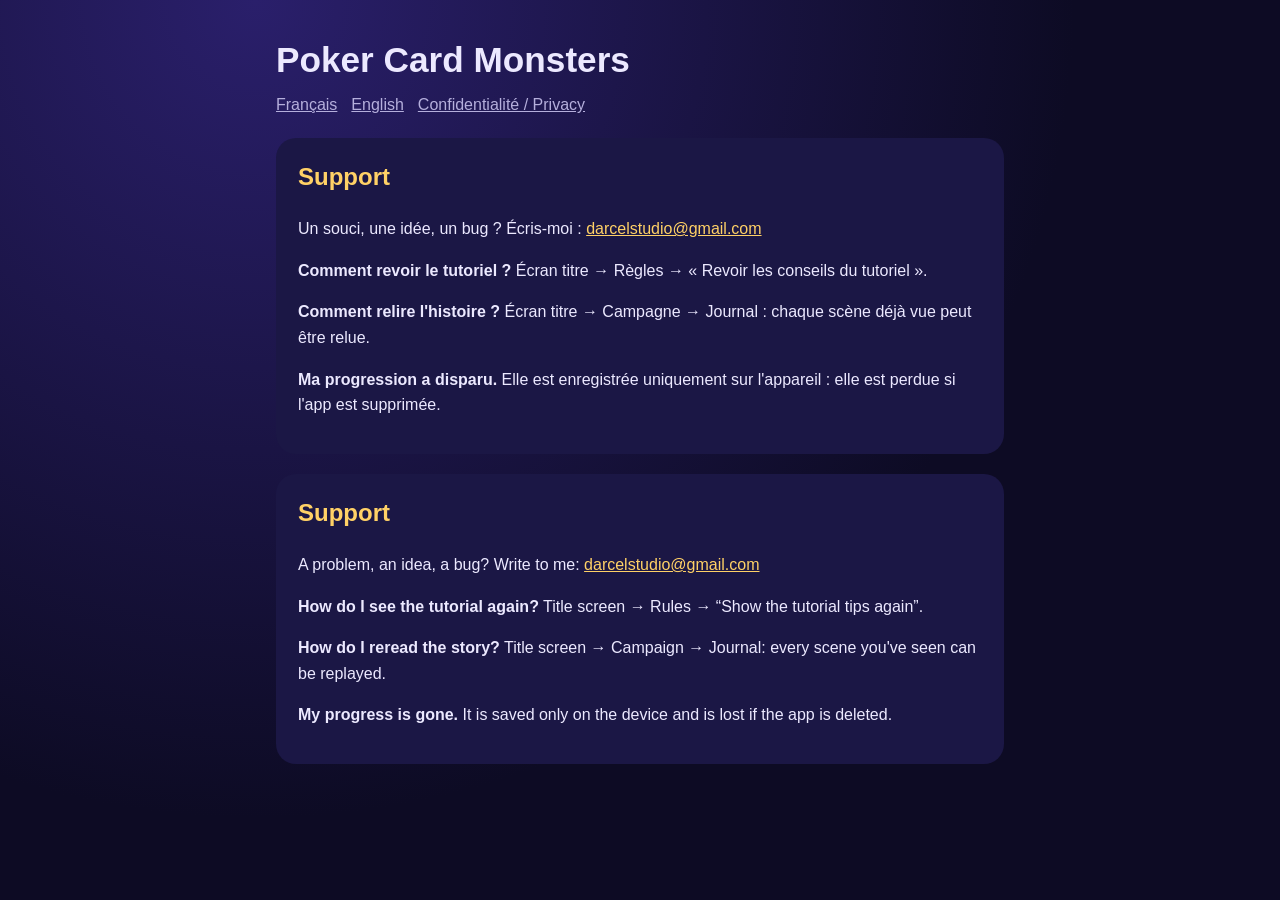
<file: index.html>
<!doctype html>
<html lang="fr">
<head>
<meta charset="utf-8">
<meta name="viewport" content="width=device-width, initial-scale=1">
<title>Poker Card Monsters · Support</title>
<link rel="stylesheet" href="style.css">
</head>
<body>
<main>
<h1>Poker Card Monsters</h1>
<nav><a href="#fr">Français</a><a href="#en">English</a><a href="privacy.html">Confidentialité / Privacy</a></nav>

<section id="fr">
<h2>Support</h2>
<p>Un souci, une idée, un bug ? Écris-moi : <a href="mailto:darcelstudio@gmail.com">darcelstudio@gmail.com</a></p>
<p><strong>Comment revoir le tutoriel ?</strong> Écran titre → Règles → « Revoir les conseils du tutoriel ».</p>
<p><strong>Comment relire l'histoire ?</strong> Écran titre → Campagne → Journal : chaque scène déjà vue peut être relue.</p>
<p><strong>Ma progression a disparu.</strong> Elle est enregistrée uniquement sur l'appareil : elle est perdue si l'app est supprimée.</p>
</section>

<section id="en">
<h2>Support</h2>
<p>A problem, an idea, a bug? Write to me: <a href="mailto:darcelstudio@gmail.com">darcelstudio@gmail.com</a></p>
<p><strong>How do I see the tutorial again?</strong> Title screen → Rules → “Show the tutorial tips again”.</p>
<p><strong>How do I reread the story?</strong> Title screen → Campaign → Journal: every scene you've seen can be replayed.</p>
<p><strong>My progress is gone.</strong> It is saved only on the device and is lost if the app is deleted.</p>
</section>
</main>
</body>
</html>
</file>
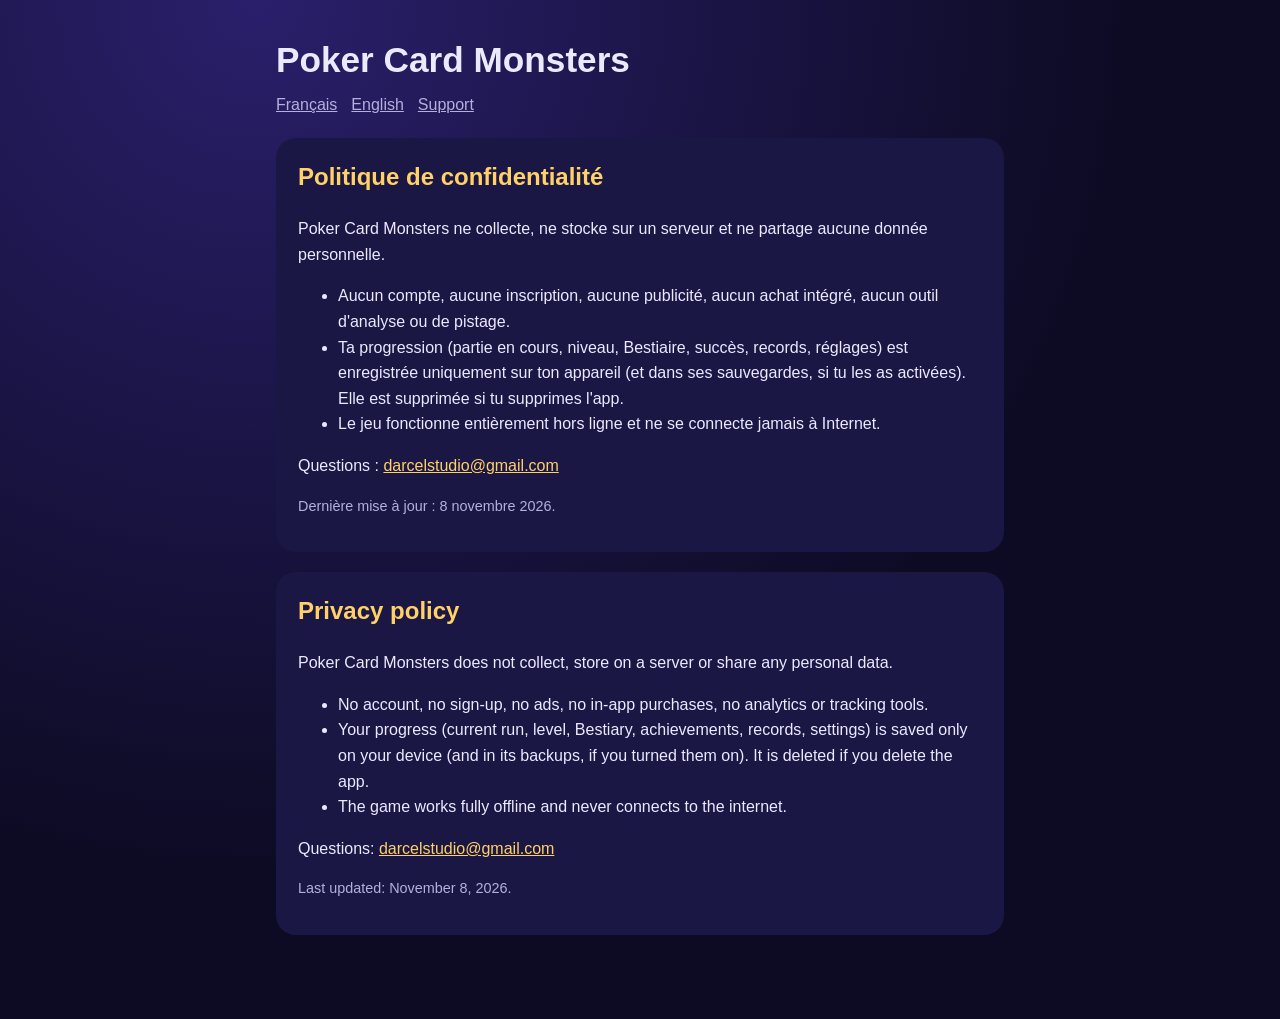
<file: privacy.html>
<!doctype html>
<html lang="fr">
<head>
<meta charset="utf-8">
<meta name="viewport" content="width=device-width, initial-scale=1">
<title>Poker Card Monsters · Confidentialité / Privacy</title>
<link rel="stylesheet" href="style.css">
</head>
<body>
<main>
<h1>Poker Card Monsters</h1>
<nav><a href="#fr">Français</a><a href="#en">English</a><a href="index.html">Support</a></nav>

<section id="fr">
<h2>Politique de confidentialité</h2>
<p>Poker Card Monsters ne collecte, ne stocke sur un serveur et ne partage aucune donnée personnelle.</p>
<ul>
<li>Aucun compte, aucune inscription, aucune publicité, aucun achat intégré, aucun outil d'analyse ou de pistage.</li>
<li>Ta progression (partie en cours, niveau, Bestiaire, succès, records, réglages) est enregistrée uniquement sur ton appareil (et dans ses sauvegardes, si tu les as activées). Elle est supprimée si tu supprimes l'app.</li>
<li>Le jeu fonctionne entièrement hors ligne et ne se connecte jamais à Internet.</li>
</ul>
<p>Questions : <a href="mailto:darcelstudio@gmail.com">darcelstudio@gmail.com</a></p>
<p class="muted">Dernière mise à jour : 8 novembre 2026.</p>
</section>

<section id="en">
<h2>Privacy policy</h2>
<p>Poker Card Monsters does not collect, store on a server or share any personal data.</p>
<ul>
<li>No account, no sign-up, no ads, no in-app purchases, no analytics or tracking tools.</li>
<li>Your progress (current run, level, Bestiary, achievements, records, settings) is saved only on your device (and in its backups, if you turned them on). It is deleted if you delete the app.</li>
<li>The game works fully offline and never connects to the internet.</li>
</ul>
<p>Questions: <a href="mailto:darcelstudio@gmail.com">darcelstudio@gmail.com</a></p>
<p class="muted">Last updated: November 8, 2026.</p>
</section>
</main>
</body>
</html>
</file>
<file: style.css>
:root { --bg: #0d0b24; --card: #1b1745; --text: #ece9ff; --muted: #b5afdc; --accent: #ffd166; }
* { box-sizing: border-box; }
body { margin: 0; background: radial-gradient(circle at 20% 0%, #2a1f6b, var(--bg) 60%); color: var(--text);
       font: 16px/1.6 -apple-system, BlinkMacSystemFont, "Segoe UI", sans-serif; min-height: 100vh; }
main { max-width: 760px; margin: 0 auto; padding: 32px 16px 64px; }
h1 { font-size: 2.2rem; margin: 0 0 4px; }
h2 { margin-top: 0; color: var(--accent); }
nav a { color: var(--muted); margin-right: 14px; }
section { background: var(--card); border-radius: 20px; padding: 20px 22px; margin: 20px 0; }
a { color: var(--accent); }
p, li { color: var(--text); }
.muted { color: var(--muted); font-size: .9rem; }
</file>
